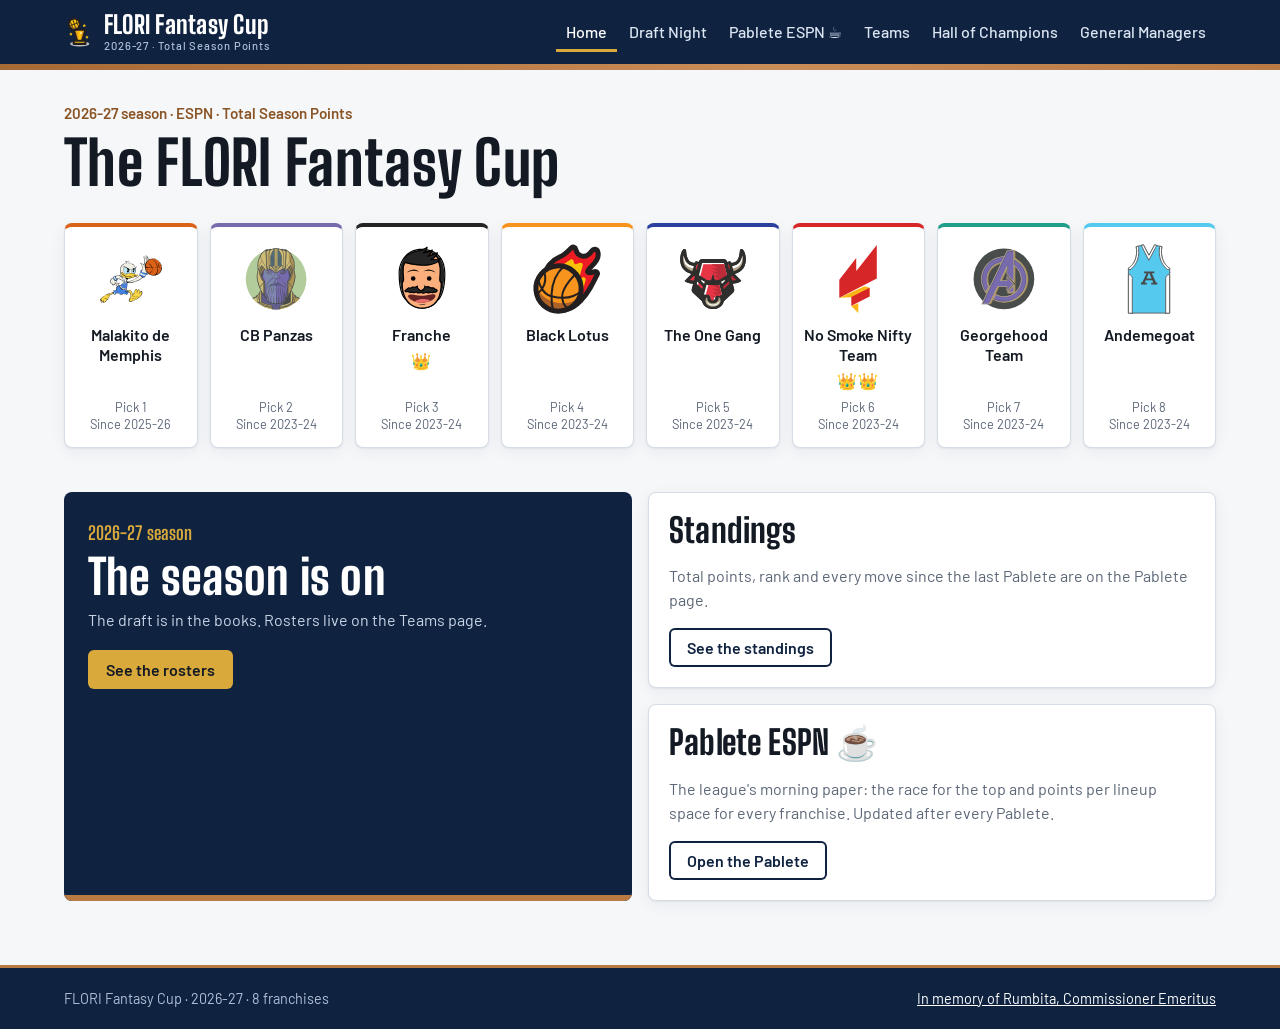
<file: index.html>
<!doctype html>
<html lang="en">
<head>
  <meta charset="utf-8">
  <meta name="viewport" content="width=device-width, initial-scale=1">
  <meta name="robots" content="noindex, nofollow">
  <title>Home · FLORI Fantasy Cup</title>
  <link rel="icon" href="assets/favicon-32.png?v=2" type="image/png" sizes="32x32">
  <link rel="icon" href="assets/favicon.svg?v=2" type="image/svg+xml">
  <link rel="apple-touch-icon" href="assets/apple-touch-icon.png?v=2">
  <link rel="preconnect" href="https://fonts.googleapis.com">
  <link rel="preconnect" href="https://fonts.gstatic.com" crossorigin>
  <link href="https://fonts.googleapis.com/css2?family=Barlow:wght@400;500;600&family=Big+Shoulders+Display:wght@700;800&display=swap" rel="stylesheet">
  <link rel="stylesheet" href="css/site.css">
</head>
<body>
  <main id="main" class="wrap">
    <div class="page-head">
      <p class="kicker" id="kicker"></p>
      <h1 id="headline">FLORI Fantasy Cup</h1>
    </div>

    <section aria-labelledby="h-franchises">
      <h2 id="h-franchises" class="visually-hidden">Franchises</h2>
      <ul class="franchises" id="franchises"></ul>
    </section>

    <section class="section grid-2">
      <div class="hero" id="draft-hero"></div>
      <div>
        <div class="card" id="standings">
          <h2>Standings</h2>
          <div id="standings-body"></div>
        </div>
        <div class="card" id="debrief">
          <h2>Pablete ESPN ☕</h2>
          <div id="debrief-body"></div>
        </div>
      </div>
    </section>
  </main>

  <script type="module">
    import { mountChrome, el, crownsOf, titlesOf } from "./js/ui.js";

    const cfg = await mountChrome("home");
    const { league, teams } = cfg;

    document.getElementById("kicker").textContent = `${league.season} season · ${league.platform} · ${league.scoring_type}`;
    document.getElementById("headline").textContent = `The ${league.name}`;

    // Franchise row: 8 logos with computed crowns, in draft order.
    const list = document.getElementById("franchises");
    for (const t of [...teams].sort((a, b) => a.draft_slot - b.draft_slot)) {
      const n = titlesOf(cfg, t.id);
      list.append(el("li", { class: "franchise", style: { "--team": t.color } },
        el("img", { src: t.logo, alt: "", width: 72, height: 72 }),
        el("div", { class: "name" }, t.name),
        el("div", { class: "crowns", role: n ? "img" : null, "aria-label": n ? `${n} title${n > 1 ? "s" : ""}` : null }, crownsOf(cfg, t.id)),
        el("div", { class: "slot" }, `Pick ${t.draft_slot}`, el("br"), `Since ${t.founded}`)));
    }

    // Draft Night callout.
    const draftDay = new Date(league.draft_date + "T00:00:00");
    const today = new Date(); today.setHours(0, 0, 0, 0);
    const days = Math.round((draftDay - today) / 86400000);
    const dayLabel = draftDay.toLocaleDateString("en-GB", { weekday: "long", day: "numeric", month: "long" });
    const hero = document.getElementById("draft-hero");
    if (days >= 0) {
      hero.append(
        el("p", { class: "when" }, days === 0 ? "Tonight" : days === 1 ? `Tomorrow · ${dayLabel}` : dayLabel),
        el("h2", {}, "Draft Night"),
        el("p", {}, `${league.n_teams} franchises, ${league.rounds} rounds, snake order. Follow every pick, the draft grid and all rosters live from your phone — no login needed.`),
        el("a", { class: "btn", href: "draft.html" }, "Open the draft room"));
    } else {
      hero.append(
        el("p", { class: "when" }, `${league.season} season`),
        el("h2", {}, "The season is on"),
        el("p", {}, "The draft is in the books. Rosters live on the Teams page."),
        el("a", { class: "btn", href: "teams.html" }, "See the rosters"));
    }

    // Standings and the debrief both live on the Pablete page (data from the league sheet).
    document.getElementById("standings-body").append(
      el("p", { class: "muted" }, "Total points, rank and every move since the last Pablete are on the Pablete page."),
      el("a", { class: "btn secondary", href: "pablete.html" }, "See the standings"));
    document.getElementById("debrief-body").append(
      el("p", { class: "muted" }, "The league's morning paper: the race for the top and points per lineup space for every franchise. Updated after every Pablete."),
      el("a", { class: "btn secondary", href: "pablete.html" }, "Open the Pablete"));
  </script>
</body>
</html>
</file>
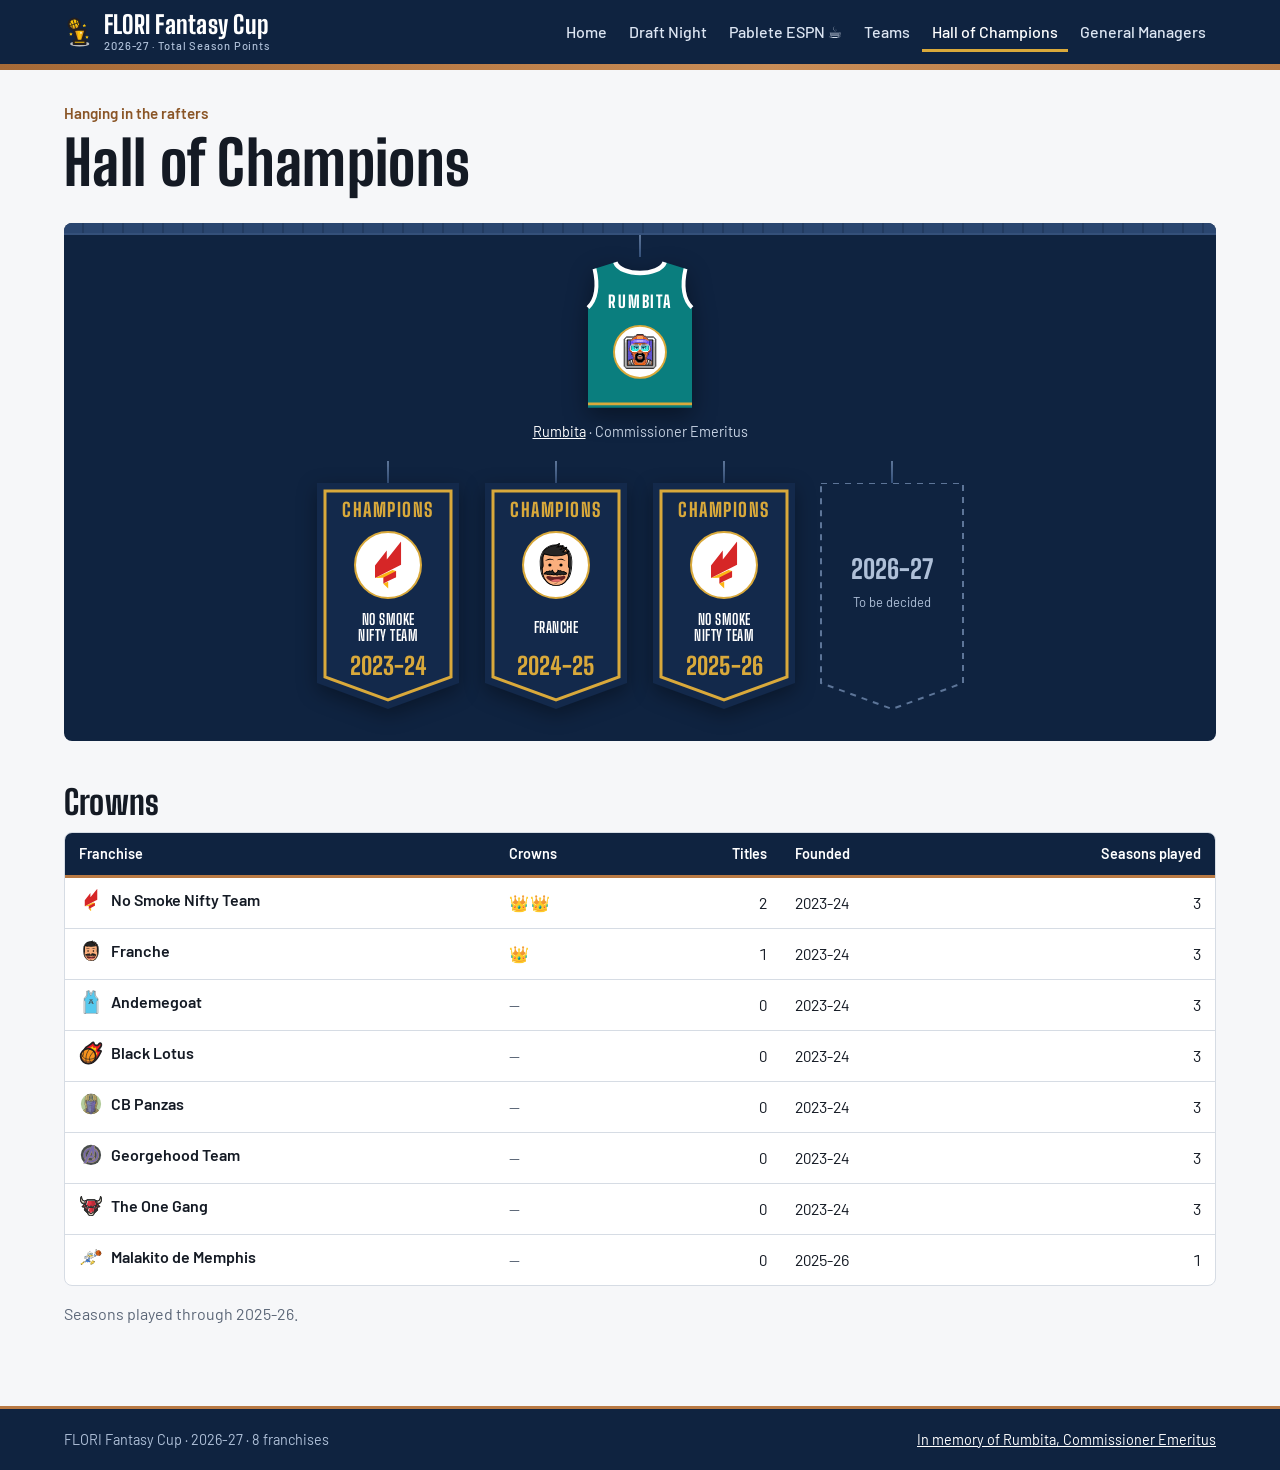
<file: champions.html>
<!doctype html>
<html lang="en">
<head>
  <meta charset="utf-8">
  <meta name="viewport" content="width=device-width, initial-scale=1">
  <meta name="robots" content="noindex, nofollow">
  <title>Hall of Champions · FLORI Fantasy Cup</title>
  <link rel="icon" href="assets/favicon-32.png?v=2" type="image/png" sizes="32x32">
  <link rel="icon" href="assets/favicon.svg?v=2" type="image/svg+xml">
  <link rel="apple-touch-icon" href="assets/apple-touch-icon.png?v=2">
  <link rel="preconnect" href="https://fonts.googleapis.com">
  <link rel="preconnect" href="https://fonts.gstatic.com" crossorigin>
  <link href="https://fonts.googleapis.com/css2?family=Barlow:wght@400;500;600&family=Big+Shoulders+Display:wght@700;800&display=swap" rel="stylesheet">
  <link rel="stylesheet" href="css/site.css">
</head>
<body>
  <main id="main" class="wrap">
    <div class="page-head">
      <p class="kicker">Hanging in the rafters</p>
      <h1>Hall of Champions</h1>
    </div>

    <section class="rafters" aria-label="Rafters">
      <div class="hang">
        <a class="jersey-link rafter-jersey" href="rumbita.html" id="jersey"></a>
      </div>
      <p class="rafter-caption" id="jersey-caption"></p>
      <div class="rafter-row" id="banners"></div>
    </section>

    <section class="section" aria-labelledby="h-crowns">
      <h2 id="h-crowns">Crowns</h2>
      <div id="crown-table"></div>
      <p class="muted" id="crown-note"></p>
    </section>
  </main>

  <script type="module">
    import { mountChrome, el, bannerSVG, jerseySVG, teamChip, crownsOf, franchiseStats, lastCompletedSeason, seasonStart } from "./js/ui.js";

    const cfg = await mountChrome("champions");
    const { league, teams, champions, emeritus } = cfg;

    // Retired jersey above the banners.
    const jersey = document.getElementById("jersey");
    jersey.append(el("div", { class: "jersey" }, jerseySVG(cfg)));
    jersey.setAttribute("aria-label", `${emeritus.name}, ${emeritus.title}`);
    const cap = document.getElementById("jersey-caption");
    cap.append(el("a", { href: "rumbita.html" }, emeritus.name), ` · ${emeritus.title}`);

    // Banners: one per title, oldest left, plus the open slot for the current season.
    const titles = [...champions].sort((a, b) => seasonStart(a.season) - seasonStart(b.season));
    const banners = document.getElementById("banners");
    for (const c of titles) {
      banners.append(el("div", { class: "hang" }, el("div", { class: "banner" }, bannerSVG(cfg, { season: c.season, teamId: c.team_id }))));
    }
    if (!champions.some(c => c.season === league.season)) {
      banners.append(el("div", { class: "hang" }, el("div", { class: "banner empty" }, bannerSVG(cfg, { season: league.season, teamId: null }))));
    }

    // Crown table: seasons played counted from the founding season through the last
    // completed season (the latest season with a champion).
    const rows = teams.map(t => ({ id: t.id, name: t.name, ...franchiseStats(cfg, t.id) }));

    const table = el("table", { class: "box-table" },
      el("caption", { class: "visually-hidden" }, "Titles per franchise"),
      el("thead", {}, el("tr", {},
        el("th", { scope: "col" }, "Franchise"),
        el("th", { scope: "col" }, "Crowns"),
        el("th", { scope: "col", class: "num" }, "Titles"),
        el("th", { scope: "col" }, "Founded"),
        el("th", { scope: "col", class: "num" }, "Seasons played"))),
      el("tbody", {}, rows
        .sort((a, b) => b.titles - a.titles || a.founded.localeCompare(b.founded) || a.name.localeCompare(b.name))
        .map(r => el("tr", {},
          el("td", {}, teamChip(cfg, r.id, { crowns: false })),
          el("td", { class: "crowns-cell" }, crownsOf(cfg, r.id) || el("span", { class: "muted" }, "—")),
          el("td", { class: "num" }, r.titles),
          el("td", {}, r.founded),
          el("td", { class: "num" }, r.seasons)))));
    document.getElementById("crown-table").append(el("div", { class: "table-wrap" }, table));
    document.getElementById("crown-note").textContent = `Seasons played through ${lastCompletedSeason(cfg)}.`;
  </script>
</body>
</html>
</file>
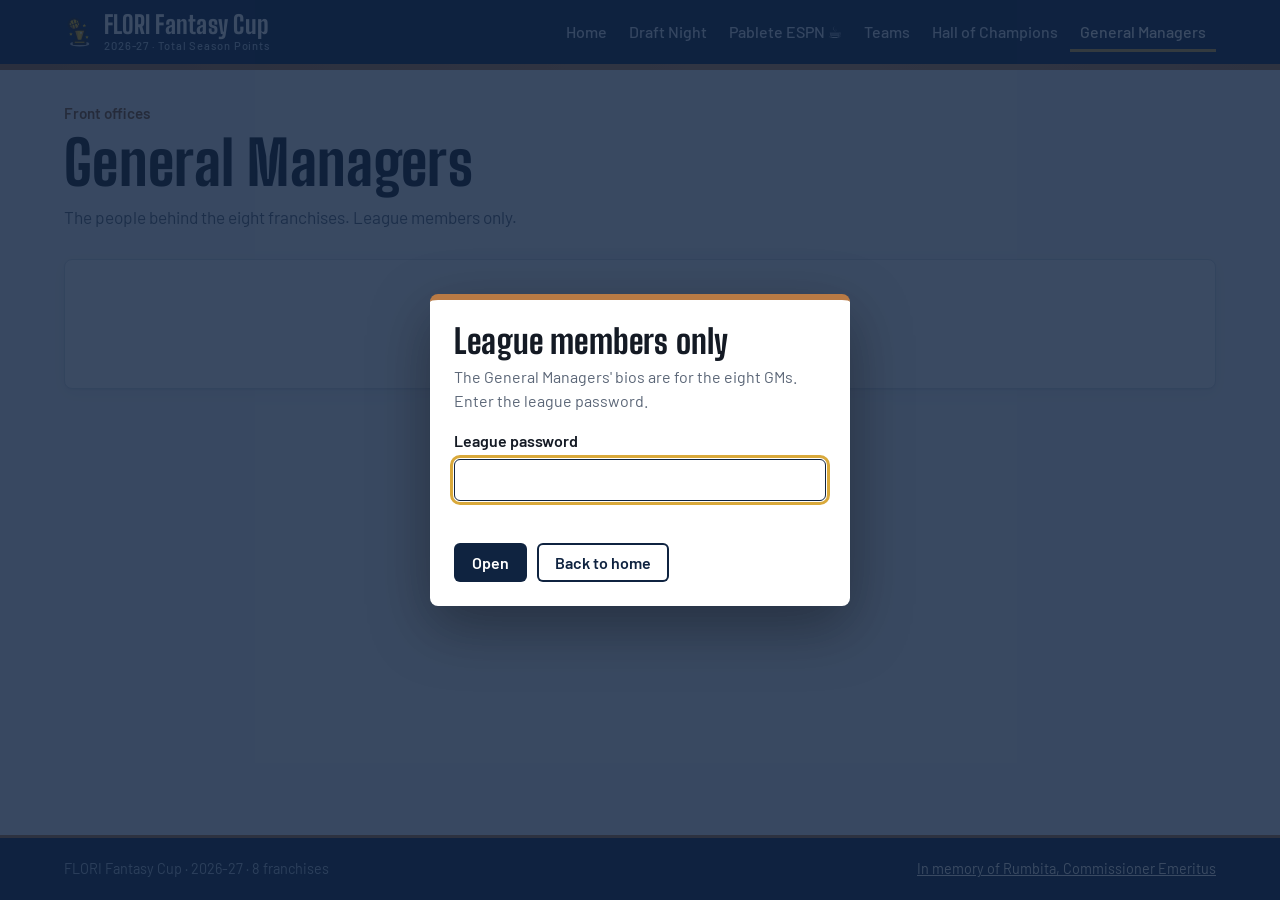
<file: gms.html>
<!doctype html>
<html lang="en">
<head>
  <meta charset="utf-8">
  <meta name="viewport" content="width=device-width, initial-scale=1">
  <meta name="robots" content="noindex, nofollow">
  <title>General Managers · FLORI Fantasy Cup</title>
  <link rel="icon" href="assets/favicon-32.png?v=2" type="image/png" sizes="32x32">
  <link rel="icon" href="assets/favicon.svg?v=2" type="image/svg+xml">
  <link rel="apple-touch-icon" href="assets/apple-touch-icon.png?v=2">
  <link rel="preconnect" href="https://fonts.googleapis.com">
  <link rel="preconnect" href="https://fonts.gstatic.com" crossorigin>
  <link href="https://fonts.googleapis.com/css2?family=Barlow:wght@400;500;600&family=Big+Shoulders+Display:wght@700;800&display=swap" rel="stylesheet">
  <link rel="stylesheet" href="css/site.css">
</head>
<body>
  <main id="main" class="wrap">
    <div class="page-head">
      <p class="kicker">Front offices</p>
      <h1>General Managers</h1>
      <p class="lede">The people behind the eight franchises. League members only.</p>
    </div>
    <div id="content"></div>
  </main>

  <script type="module">
    import { mountChrome, el, crownsOf, franchiseStats, passwordGate } from "./js/ui.js";

    const cfg = await mountChrome("gms");
    const content = document.getElementById("content");
    const SESSION_KEY = "flori.gms.key";

    const b64 = s => Uint8Array.from(atob(s), c => c.charCodeAt(0));
    const toB64 = buf => btoa(String.fromCharCode(...new Uint8Array(buf)));

    async function deriveKey(password, salt, iterations) {
      const base = await crypto.subtle.importKey("raw", new TextEncoder().encode(password), "PBKDF2", false, ["deriveKey"]);
      return crypto.subtle.deriveKey(
        { name: "PBKDF2", hash: "SHA-256", salt, iterations },
        base, { name: "AES-GCM", length: 256 }, true, ["decrypt"]);
    }

    async function decrypt(key, enc) {
      const plain = await crypto.subtle.decrypt({ name: "AES-GCM", iv: b64(enc.iv) }, key, b64(enc.ciphertext));
      return JSON.parse(new TextDecoder().decode(plain));
    }

    function readSession() {
      try { return sessionStorage.getItem(SESSION_KEY); } catch { return null; }
    }
    function writeSession(v) {
      try { sessionStorage.setItem(SESSION_KEY, v); } catch { /* private mode: ask again next time */ }
    }

    // One row per GM: the trading card plus the bio panel beside it (stacked on phones).
    function gmRow(team, gm) {
      const st = franchiseStats(cfg, team.id);
      const champ = st.titles > 0;
      // Name line: "Name (Nickname)", just one of them when the other is missing.
      const real = (gm?.gm_name || "").trim(), nick = (gm?.nickname || "").trim();
      const name = real && nick ? `${real} (${nick})` : real || nick;
      const abilities = (gm?.abilities || []).filter(Boolean);

      const photo = gm?.photo
        ? el("img", { class: "photo", src: gm.photo, alt: name ? `Photo of ${name}` : `General Manager of ${team.name}` })
        : el("div", { class: "placeholder" }, el("img", { src: team.logo, alt: "" }), "Photo coming");

      const tags = el("div", { class: "tcard-tags" },
        team.initials ? el("span", { class: "tcard-initials", title: `${team.name} initials` }, team.initials) : null,
        champ ? el("span", { class: "tcard-crowns", role: "img", "aria-label": `${st.titles} title${st.titles > 1 ? "s" : ""}` }, crownsOf(cfg, team.id)) : null);

      const banner = el("div", { class: "tcard-banner" },
        el("div", { class: "tcard-name" }, name || "General Manager"),
        el("div", { class: "tcard-role" },
          name ? ["General Manager", el("span", { class: "sep", "aria-hidden": "true" }, "·")] : null,
          team.name));

      const abilityRow = el("div", { class: "tcard-abilities", "aria-label": "Abilities" },
        abilities.length
          ? abilities.slice(0, 3).map(a => el("span", { class: "ability", lang: "es" }, a))
          : el("span", { class: "ability soon" }, "Coming soon"));

      const stats = el("dl", { class: "tcard-stats" },
        el("div", {}, el("dt", {}, "Seasons"), el("dd", {}, st.seasons)),
        el("div", {}, el("dt", {}, "Titles"), el("dd", {}, st.titles)),
        el("div", {}, el("dt", {}, `${cfg.league.season} pick`), el("dd", {}, `#${st.pick}`)));

      const card = el("article", { class: `tcard${champ ? " champion" : ""}`, style: { "--team": team.color },
          "aria-label": `Trading card: ${name || "General Manager"}, ${team.name}` },
        el("div", { class: "tcard-inner" },
          el("div", { class: "tcard-photo" },
            el("div", { class: "tcard-logo" }, el("img", { src: team.logo, alt: "" })),
            tags, photo, banner),
          abilityRow, stats));

      const panel = el("section", { class: `gm-panel${champ ? " champion" : ""}`, style: { "--team": team.color } },
        el("div", { class: "gm-panel-head" },
          el("img", { src: team.logo, alt: "" }),
          el("div", {},
            el("h2", {}, team.name, champ ? el("span", { class: "crowns", "aria-hidden": "true" }, crownsOf(cfg, team.id)) : null),
            el("div", { class: "meta" }, `Founded ${team.founded}${name ? ` · General Manager: ${name}` : ""}`))),
        gm?.bio
          ? el("p", { class: "gm-bio", lang: "es" }, gm.bio)
          : el("p", { class: "gm-bio soon" }, "Coming soon"));

      return el("div", { class: "gm-row" }, card, panel);
    }

    function render(data) {
      const byTeam = Object.fromEntries((data.gms || []).map(g => [g.team_id, g]));
      const teams = [...cfg.teams].sort((a, b) => a.draft_slot - b.draft_slot);
      content.replaceChildren(el("div", { class: "gm-list" }, teams.map(t => gmRow(t, byTeam[t.id]))));
    }

    let enc = null;
    try {
      const r = await fetch("assets/gms.enc.json", { cache: "no-cache" });
      if (r.ok) enc = await r.json();
    } catch { /* not published */ }

    if (!enc) {
      content.append(el("div", { class: "card empty-state" },
        el("strong", {}, "Bios coming soon"),
        "The commissioner hasn't published the GM bios yet."));
    } else {
      let shown = false;
      const saved = readSession();
      if (saved) {
        try {
          const key = await crypto.subtle.importKey("raw", b64(saved), "AES-GCM", true, ["decrypt"]);
          render(await decrypt(key, enc));
          shown = true;
        } catch { /* stale key from an older file: ask again */ }
      }
      if (!shown) {
        content.append(el("div", { class: "card empty-state" },
          el("strong", {}, "Members only"),
          "Enter the league password to see the bios."));
        await passwordGate({
          title: "League members only",
          message: "The General Managers' bios are for the eight GMs. Enter the league password.",
          check: async pw => {
            const key = await deriveKey(pw, b64(enc.salt), enc.iterations);
            const data = await decrypt(key, enc);
            writeSession(toB64(await crypto.subtle.exportKey("raw", key)));
            render(data);
            return true;
          },
        });
      }
    }
  </script>
</body>
</html>
</file>
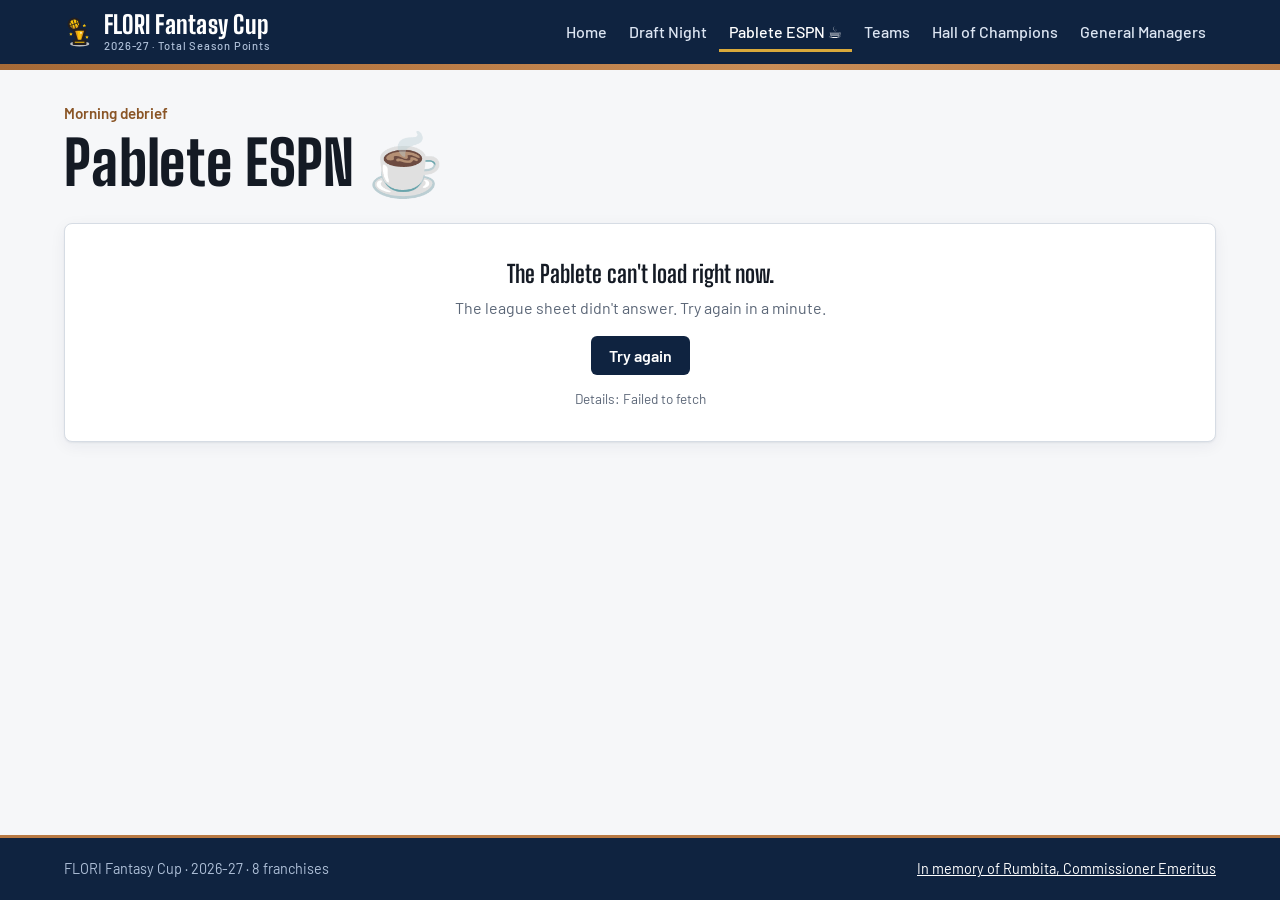
<file: pablete.html>
<!doctype html>
<html lang="en">
<head>
  <meta charset="utf-8">
  <meta name="viewport" content="width=device-width, initial-scale=1">
  <meta name="robots" content="noindex, nofollow">
  <title>Pablete ESPN ☕ · FLORI Fantasy Cup</title>
  <link rel="icon" href="assets/favicon-32.png?v=2" type="image/png" sizes="32x32">
  <link rel="icon" href="assets/favicon.svg?v=2" type="image/svg+xml">
  <link rel="apple-touch-icon" href="assets/apple-touch-icon.png?v=2">
  <link rel="preconnect" href="https://fonts.googleapis.com">
  <link rel="preconnect" href="https://fonts.gstatic.com" crossorigin>
  <link href="https://fonts.googleapis.com/css2?family=Barlow:wght@400;500;600&family=Big+Shoulders+Display:wght@700;800&display=swap" rel="stylesheet">
  <link rel="stylesheet" href="css/site.css">
</head>
<body>
  <main id="main" class="wrap">
    <div class="page-head">
      <p class="kicker">Morning debrief</p>
      <h1>Pablete ESPN ☕</h1>
    </div>
    <div id="pablete" data-state="loading" aria-live="polite">
      <div class="card empty-state"><strong>Brewing the Pablete…</strong>Fetching the latest numbers from the league sheet.</div>
    </div>
  </main>

  <script type="module" src="js/pablete.js"></script>
  <script>
    (function () {
      var box = document.getElementById("pablete");
      function fail(title, text) {
        box.setAttribute("data-state", "error");
        box.innerHTML = '<div class="card empty-state" role="alert"><strong>' + title + '</strong>' + text + '</div>';
      }
      // Opened as a file: browsers block the page's modules, so say how to open it instead.
      if (location.protocol === "file:") {
        fail("Open via a local server: python3 -m http.server",
             "This page can't load its data from a file. Run the command in the site folder and open http://localhost:8000/pablete.html.");
        return;
      }
      // Safety net: if the page script never runs (old browser, failed download), don't stay on "loading".
      setTimeout(function () {
        if (box.getAttribute("data-state") === "loading") fail("The Pablete can't load right now.", "Try reloading the page in a minute.");
      }, 25000);
    })();
  </script>
</body>
</html>
</file>
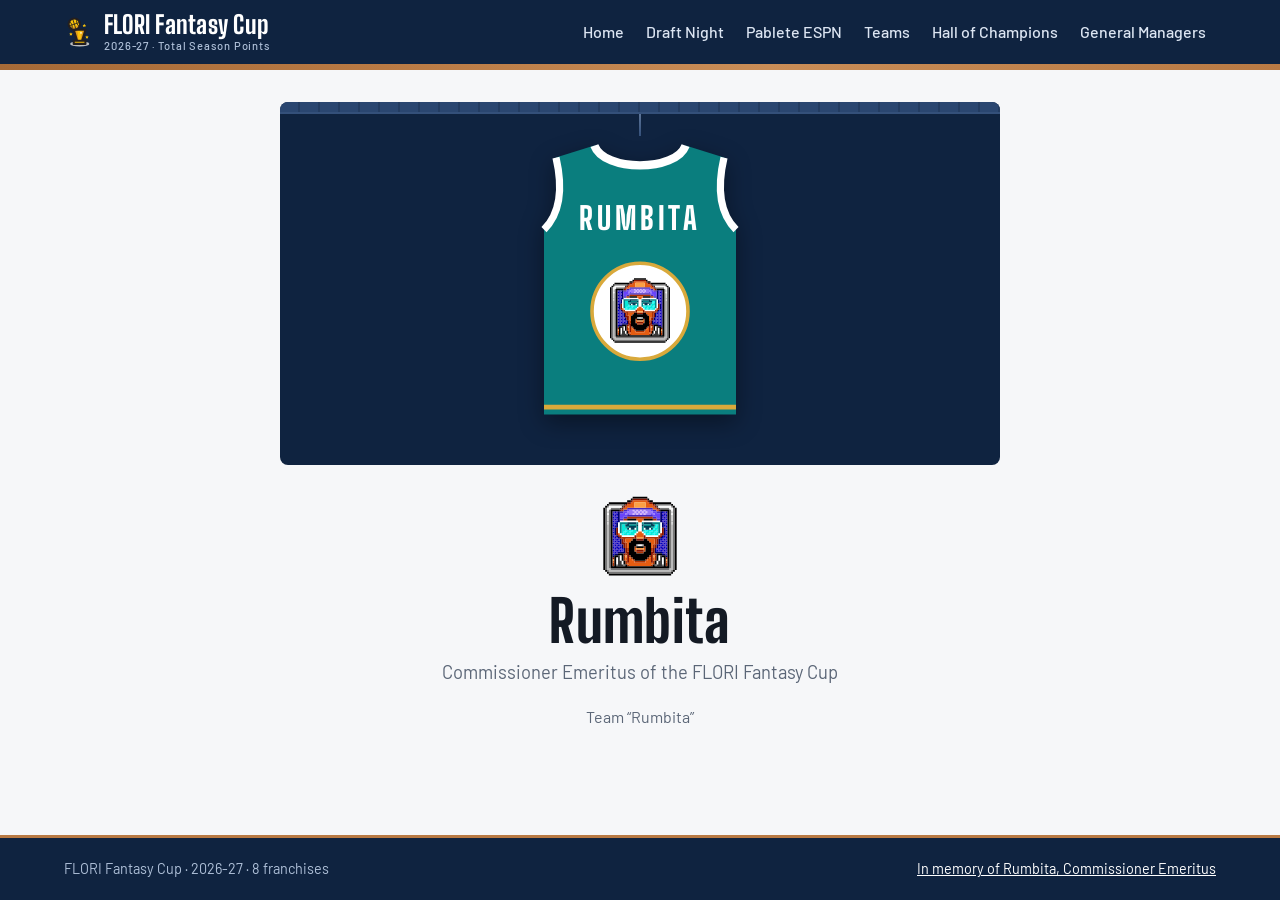
<file: rumbita.html>
<!doctype html>
<html lang="en">
<head>
  <meta charset="utf-8">
  <meta name="viewport" content="width=device-width, initial-scale=1">
  <meta name="robots" content="noindex, nofollow">
  <title>Rumbita · FLORI Fantasy Cup</title>
  <link rel="icon" href="assets/favicon-32.png?v=2" type="image/png" sizes="32x32">
  <link rel="icon" href="assets/favicon.svg?v=2" type="image/svg+xml">
  <link rel="apple-touch-icon" href="assets/apple-touch-icon.png?v=2">
  <link rel="preconnect" href="https://fonts.googleapis.com">
  <link rel="preconnect" href="https://fonts.gstatic.com" crossorigin>
  <link href="https://fonts.googleapis.com/css2?family=Barlow:wght@400;500;600&family=Big+Shoulders+Display:wght@700;800&display=swap" rel="stylesheet">
  <link rel="stylesheet" href="css/site.css">
</head>
<body>
  <main id="main" class="wrap">
    <article class="memorial">
      <div class="rafters">
        <div class="hang"><div class="jersey" id="jersey"></div></div>
      </div>
      <img class="crest" id="crest" alt="" width="88" height="88" hidden>
      <h1 id="name"></h1>
      <p class="title" id="title"></p>
      <p class="facts" id="facts"></p>
      <div class="tribute" id="tribute"></div>
    </article>
  </main>

  <script type="module">
    import { mountChrome, el, jerseySVG } from "./js/ui.js";

    const cfg = await mountChrome(null, { plain: true });
    const { league, emeritus: em } = cfg;

    document.getElementById("jersey").append(jerseySVG(cfg));
    if (em.logo) {
      const crest = document.getElementById("crest");
      crest.src = em.logo;
      crest.hidden = false;
    }
    document.getElementById("name").textContent = em.name;
    document.getElementById("title").textContent = `${em.title} of the ${league.name}`;

    const facts = [`Team “${em.team_name}”`];
    if (em.seasons) facts.push(Array.isArray(em.seasons) ? `Seasons ${em.seasons.join(", ")}` : `Seasons ${em.seasons}`);
    document.getElementById("facts").textContent = facts.join(" · ");

    // Jose's own words, only if he wrote any (HTML comments in the file are ignored).
    if (em.tribute_text_file) {
      try {
        const r = await fetch(em.tribute_text_file, { cache: "no-cache" });
        if (r.ok) {
          const text = (await r.text()).replace(/<!--[\s\S]*?-->/g, "").trim();
          if (text) {
            const box = document.getElementById("tribute");
            for (const para of text.split(/\n\s*\n/)) box.append(el("p", {}, para.replace(/\s*\n\s*/g, " ")));
          }
        }
      } catch { /* nothing to show */ }
    }
  </script>
</body>
</html>
</file>
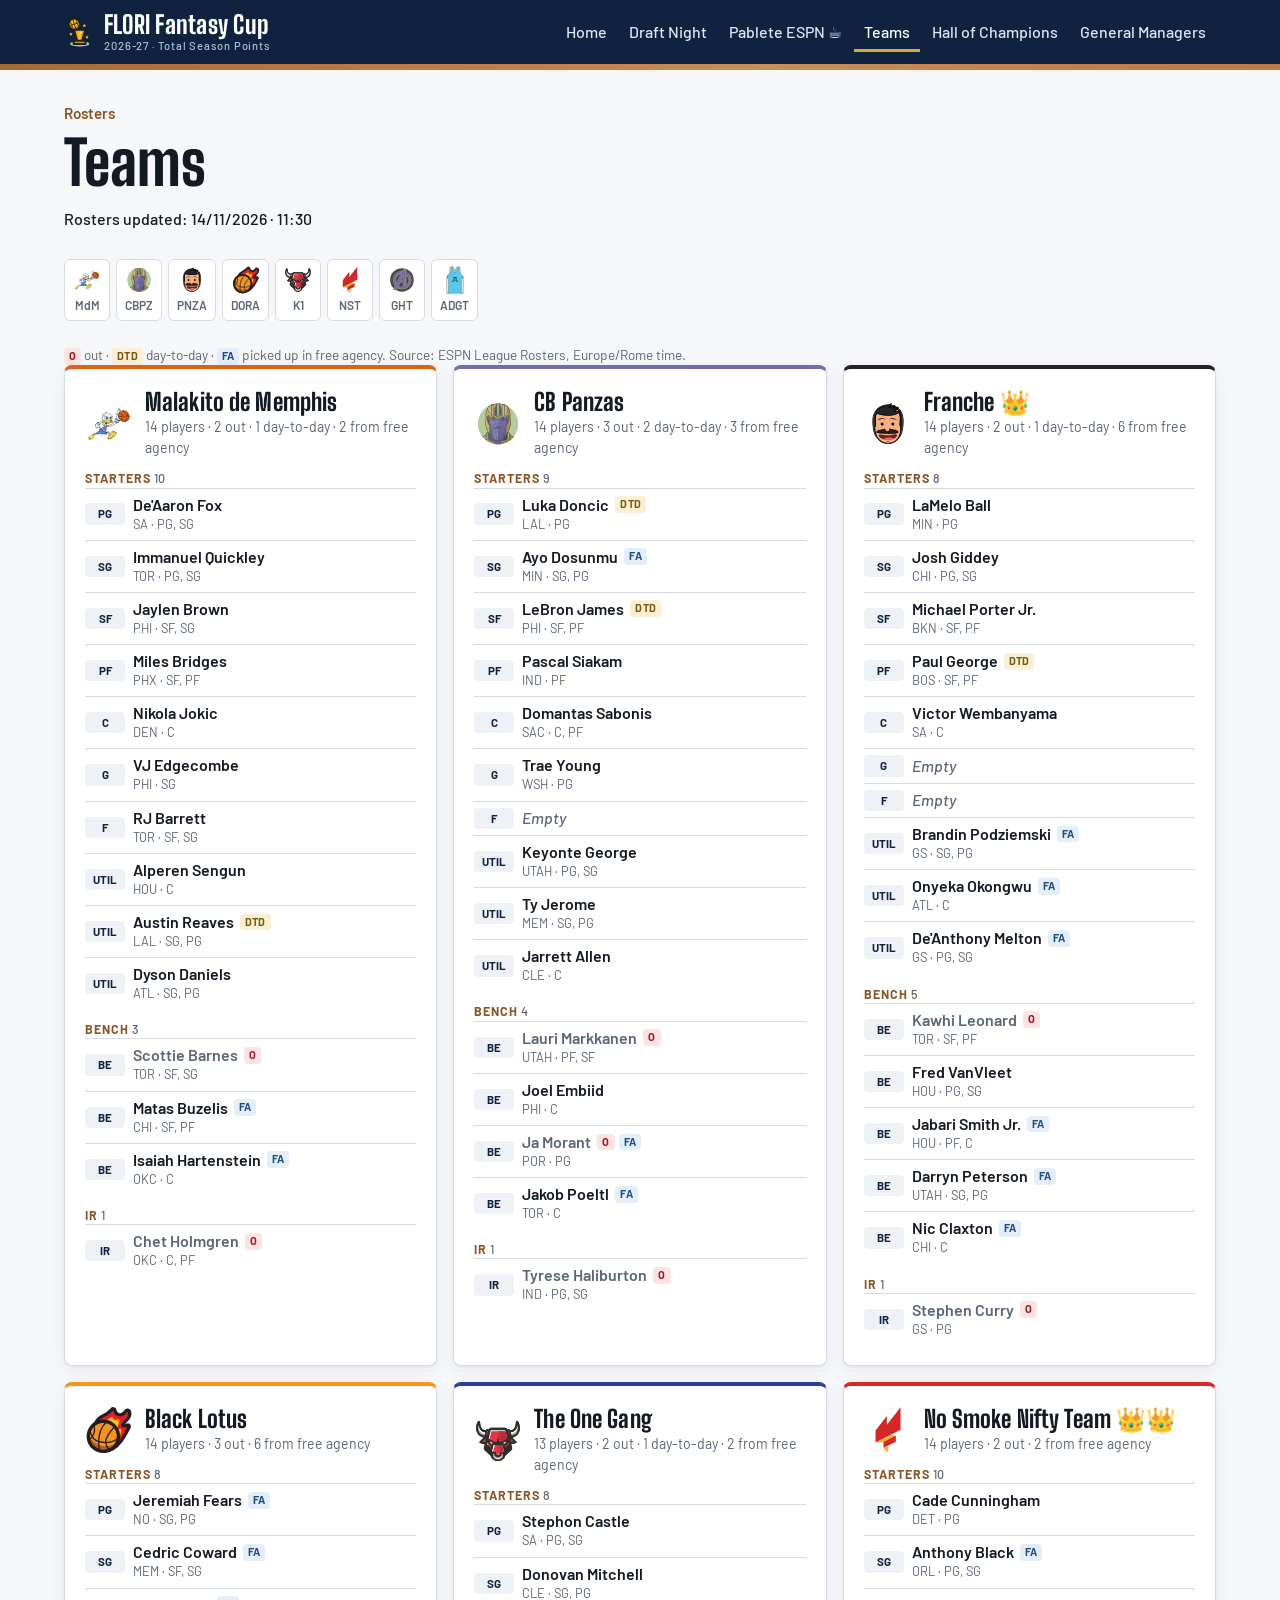
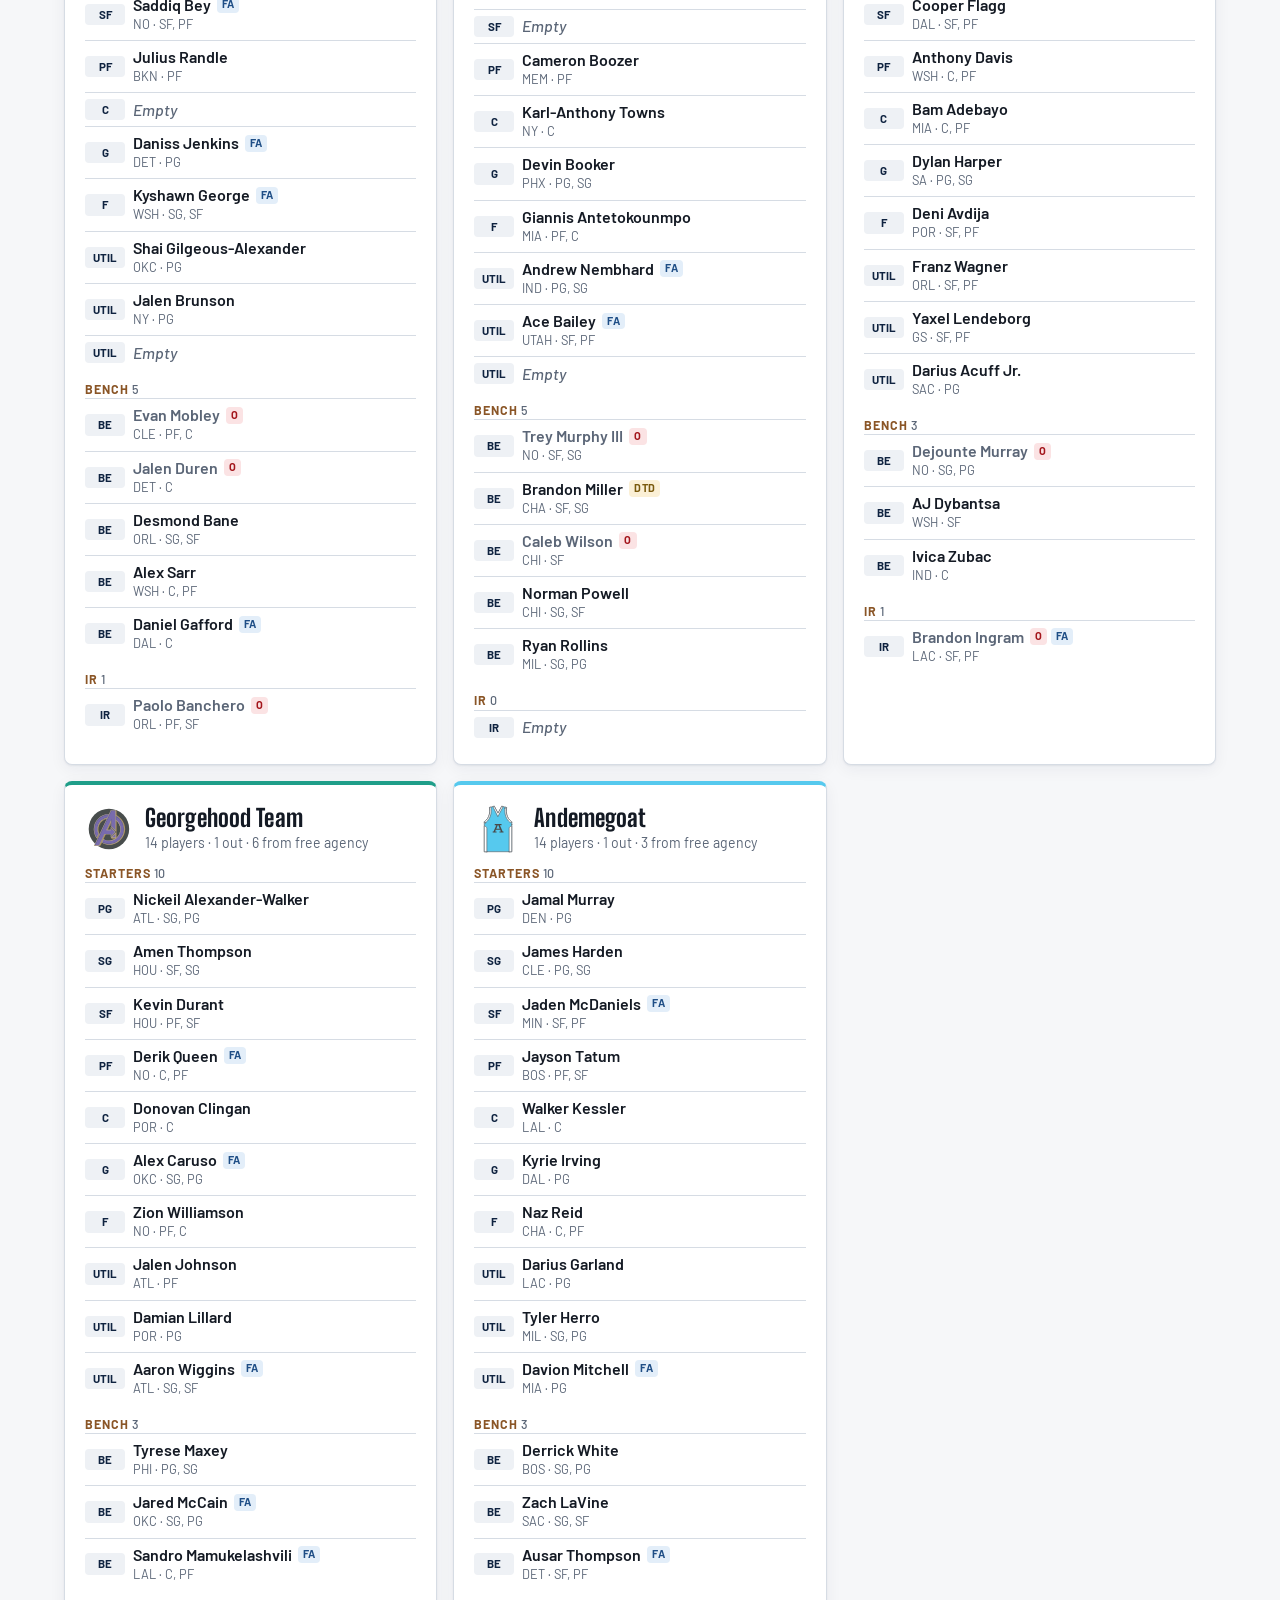
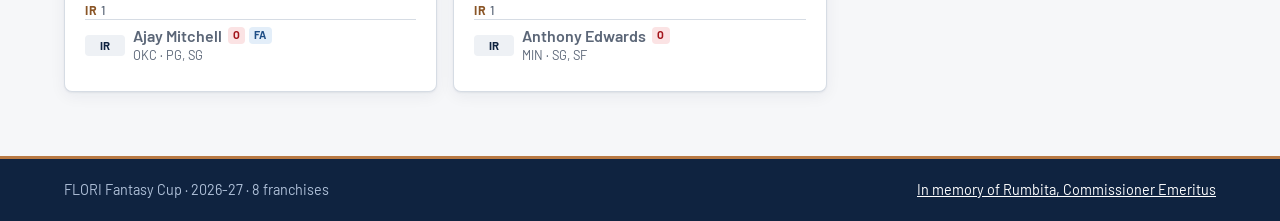
<file: teams.html>
<!doctype html>
<html lang="en">
<head>
  <meta charset="utf-8">
  <meta name="viewport" content="width=device-width, initial-scale=1">
  <meta name="robots" content="noindex, nofollow">
  <title>Teams · FLORI Fantasy Cup</title>
  <link rel="icon" href="assets/favicon-32.png?v=2" type="image/png" sizes="32x32">
  <link rel="icon" href="assets/favicon.svg?v=2" type="image/svg+xml">
  <link rel="apple-touch-icon" href="assets/apple-touch-icon.png?v=2">
  <link rel="preconnect" href="https://fonts.googleapis.com">
  <link rel="preconnect" href="https://fonts.gstatic.com" crossorigin>
  <link href="https://fonts.googleapis.com/css2?family=Barlow:wght@400;500;600&family=Big+Shoulders+Display:wght@700;800&display=swap" rel="stylesheet">
  <link rel="stylesheet" href="css/site.css">
</head>
<body>
  <main id="main" class="wrap">
    <div class="page-head">
      <p class="kicker">Rosters</p>
      <h1>Teams</h1>
      <p class="draft-status" id="status">Loading rosters…</p>
    </div>
    <div id="content"></div>
  </main>

  <script type="module" src="js/teams.js"></script>
</body>
</html>
</file>
<file: css/site.css>
/* FLORI Fantasy Cup — "The Rafters" design system. One stylesheet for every page. */

:root {
  --arena: #0F2340;
  --arena-2: #1A3358;
  --hardwood: #B97A44;
  --hardwood-tint: #F6EDE4;
  --hardwood-ink: #8A5526; /* hardwood for text: AA on paper and white */
  --paper: #F6F7F9;
  --surface: #FFFFFF;
  --ink: #141A24;
  --rule: #D6DCE4;
  --clock: #D2232A;
  --gold: #D9A93B;
  --gold-ink: #8A6516;
  --muted: #5B6677;
  --display: "Big Shoulders Display", "Arial Narrow", Impact, sans-serif;
  --body: "Barlow", system-ui, -apple-system, "Segoe UI", sans-serif;
  --radius: 8px;
  --shadow: 0 1px 2px rgba(15, 35, 64, .06), 0 4px 16px rgba(15, 35, 64, .06);
}

* { box-sizing: border-box; }
html { -webkit-text-size-adjust: 100%; }
html, body { margin: 0; }
body {
  background: var(--paper);
  color: var(--ink);
  font-family: var(--body);
  font-size: 16px;
  line-height: 1.5;
  min-height: 100vh;
  display: flex;
  flex-direction: column;
  overflow-x: hidden;
}
/* main is a flex item with auto side margins (.wrap), which disables stretch: pin its width
   so wide tables scroll inside .table-wrap instead of widening the page. */
main { flex: 1; width: 100%; }
img, svg { max-width: 100%; }
a { color: var(--arena-2); }
a:hover { color: var(--hardwood-ink); }
:focus-visible { outline: 3px solid var(--gold); outline-offset: 2px; border-radius: 2px; }

.wrap { max-width: 1200px; margin: 0 auto; padding-inline: 16px; }
@media (min-width: 720px) { .wrap { padding-inline: 24px; } }

.visually-hidden {
  position: absolute !important; width: 1px; height: 1px; overflow: hidden;
  clip: rect(0 0 0 0); white-space: nowrap;
}
.skip-link { position: absolute; left: -9999px; top: 8px; z-index: 100; background: var(--gold); color: var(--ink); padding: 8px 12px; border-radius: 6px; font-weight: 600; }
.skip-link:focus { left: 8px; }

/* ---------- Header: the scorer's table ---------- */
.site-header { background: var(--arena); color: #fff; position: relative; z-index: 10; }
.site-header::after { content: ""; display: block; height: 6px; background: linear-gradient(90deg, #A66A37, var(--hardwood) 30%, #C98D57 60%, var(--hardwood)); }
.site-header .wrap { display: flex; align-items: center; justify-content: space-between; gap: 16px; min-height: 64px; }
.wordmark { display: flex; align-items: center; gap: 10px; color: #fff; text-decoration: none; font-family: var(--display); font-weight: 800; font-size: 1.55rem; letter-spacing: .01em; line-height: 1; white-space: nowrap; }
.wordmark:hover { color: #fff; }
.wordmark img { width: 30px; height: 30px; }
.wordmark small { display: block; font-family: var(--body); font-weight: 500; font-size: .7rem; letter-spacing: .08em; color: #AFC0D8; margin-top: 2px; }

.nav-toggle { display: none; background: transparent; color: #fff; border: 1px solid rgba(255,255,255,.35); border-radius: 6px; font: 600 .95rem var(--body); padding: 8px 12px; cursor: pointer; }
.site-nav ul { list-style: none; margin: 0; padding: 0; display: flex; gap: 2px; }
.site-nav a { display: block; color: #DCE5F2; text-decoration: none; font-weight: 500; padding: 8px 10px; border-radius: 6px; white-space: nowrap; }
.site-nav a:hover { background: var(--arena-2); color: #fff; }
.site-nav a[aria-current="page"] { color: #fff; box-shadow: inset 0 -3px 0 var(--gold); border-radius: 6px 6px 0 0; }

@media (max-width: 899px) {
  .nav-toggle { display: inline-block; }
  .site-nav { position: absolute; left: 0; right: 0; top: 100%; background: var(--arena); border-top: 1px solid var(--arena-2); display: none; }
  .site-nav.open { display: block; }
  .site-nav ul { flex-direction: column; padding: 8px 16px 16px; }
  .site-nav a { padding: 12px 8px; border-bottom: 1px solid var(--arena-2); border-radius: 0; }
  .site-nav a[aria-current="page"] { box-shadow: inset 3px 0 0 var(--gold); padding-left: 14px; }
}

/* ---------- Page heads ---------- */
main { padding-block: 32px 64px; }
.page-head { margin-bottom: 28px; }
h1, h2, h3 { font-family: var(--display); font-weight: 800; line-height: 1.05; letter-spacing: .005em; margin: 0; }
h1 { font-size: clamp(2.3rem, 7vw, 3.8rem); }
h2 { font-size: clamp(1.6rem, 4vw, 2.1rem); margin-bottom: 12px; }
h3 { font-size: 1.35rem; margin-bottom: 8px; }
.kicker { font-weight: 600; color: var(--hardwood-ink); font-size: .95rem; margin: 0 0 6px; }
.lede { color: var(--muted); font-size: 1.08rem; max-width: 60ch; margin: 10px 0 0; }
.section { margin-top: 44px; }
.muted { color: var(--muted); }
.num, .box-table td.num, .box-table th.num { font-variant-numeric: tabular-nums; text-align: right; }

/* ---------- Cards & buttons ---------- */
.card { background: var(--surface); border: 1px solid var(--rule); border-radius: var(--radius); padding: 20px; box-shadow: var(--shadow); }
.card + .card { margin-top: 16px; }
.empty-state { text-align: center; padding: 32px 20px; color: var(--muted); }
.empty-state strong { display: block; font-family: var(--display); font-size: 1.5rem; color: var(--ink); margin-bottom: 4px; }

.btn { display: inline-flex; align-items: center; gap: 8px; font: 600 1rem var(--body); background: var(--arena); color: #fff; border: 0; border-radius: 6px; padding: 10px 18px; cursor: pointer; text-decoration: none; }
.btn:hover { background: var(--arena-2); color: #fff; }
.btn.secondary { background: transparent; color: var(--arena); box-shadow: inset 0 0 0 2px var(--arena); }
.btn.secondary:hover { background: var(--arena); color: #fff; }
.btn[disabled] { opacity: .5; cursor: default; }

.ok { color: #1D7A3A; font-weight: 600; }
.bad { color: var(--clock); font-weight: 600; }
code { font-size: .9em; background: #EEF1F5; padding: 2px 5px; border-radius: 4px; word-break: break-all; }

/* ---------- team-chip ---------- */
.team-chip { display: inline-flex; align-items: center; gap: 8px; min-width: 0; color: inherit; text-decoration: none; }
.team-chip img { width: 24px; height: 24px; object-fit: contain; flex: none; }
.team-chip .tc-name { font-weight: 600; overflow: hidden; text-overflow: ellipsis; white-space: nowrap; }
.team-chip .crowns { white-space: nowrap; font-size: .9em; }
.team-chip.lg img { width: 40px; height: 40px; }
.team-chip.lg .tc-name { font-size: 1.1rem; }

/* ---------- box-table ---------- */
.table-wrap { overflow-x: auto; -webkit-overflow-scrolling: touch; background: var(--surface); border: 1px solid var(--rule); border-radius: var(--radius); }
.box-table { width: 100%; border-collapse: collapse; font-variant-numeric: tabular-nums; }
.box-table th, .box-table td { padding: 10px 14px; border-bottom: 1px solid var(--rule); text-align: left; vertical-align: middle; white-space: nowrap; }
.box-table tbody tr:last-child td { border-bottom: 0; }
.box-table thead th { position: sticky; top: 0; background: var(--arena); color: #fff; font-weight: 600; font-size: .9rem; border-bottom: 3px solid var(--hardwood); }
.box-table thead th button { all: unset; cursor: pointer; display: inline-flex; gap: 6px; align-items: center; }
.box-table thead th button:focus-visible { outline: 3px solid var(--gold); outline-offset: 3px; }
.box-table thead th .arrow { opacity: .45; font-size: .8em; }
.box-table thead th[aria-sort="ascending"] .arrow, .box-table thead th[aria-sort="descending"] .arrow { opacity: 1; color: var(--gold); }
.box-table tbody tr:hover { background: var(--hardwood-tint); }

/* ---------- Home: franchise row ---------- */
.franchises { list-style: none; margin: 0; padding: 0; display: grid; gap: 12px; grid-template-columns: repeat(2, minmax(0, 1fr)); }
@media (min-width: 640px) { .franchises { grid-template-columns: repeat(4, minmax(0, 1fr)); } }
@media (min-width: 1040px) { .franchises { grid-template-columns: repeat(8, minmax(0, 1fr)); } }
.franchise { background: var(--surface); border: 1px solid var(--rule); border-top: 4px solid var(--team, var(--arena)); border-radius: var(--radius); padding: 16px 8px 14px; text-align: center; box-shadow: var(--shadow); display: flex; flex-direction: column; align-items: center; }
.franchise img { width: 72px; height: 72px; object-fit: contain; margin-bottom: 10px; }
.franchise .name { font-weight: 600; line-height: 1.25; }
.franchise .crowns { min-height: 1.5em; margin-top: 4px; letter-spacing: .05em; }
.franchise .slot { font-size: .8rem; color: var(--muted); margin-top: auto; padding-top: 6px; white-space: nowrap; line-height: 1.35; }

.hero { background: var(--arena); color: #fff; border-radius: var(--radius); padding: 28px 24px; position: relative; overflow: hidden; }
.hero::before { content: ""; position: absolute; inset: auto 0 0 0; height: 6px; background: var(--hardwood); }
.hero h2 { color: #fff; font-size: clamp(2rem, 6vw, 3rem); margin-bottom: 6px; }
.hero p { color: #C9D5E6; margin: 0 0 18px; max-width: 52ch; }
.hero .btn { background: var(--gold); color: var(--ink); }
.hero .btn:hover { background: #E7BC57; color: var(--ink); }
.hero .when { font-family: var(--display); font-weight: 700; font-size: 1.15rem; color: var(--gold); margin: 0 0 4px; }

.grid-2 { display: grid; gap: 16px; }
@media (min-width: 820px) { .grid-2 { grid-template-columns: 1fr 1fr; } }

/* ---------- Rafters: banners & jersey ---------- */
.rafters { background: var(--arena); border-radius: var(--radius); padding: 0 16px 28px; position: relative; overflow: hidden; }
.rafters::before { content: ""; display: block; height: 10px; margin: 0 -16px 0; background: repeating-linear-gradient(90deg, #2A4670 0 18px, #233C61 18px 20px); border-bottom: 2px solid #34507A; }
.rafter-row { display: flex; flex-wrap: wrap; justify-content: center; gap: 14px 18px; }
.hang { display: flex; flex-direction: column; align-items: center; }
.hang::before { content: ""; width: 2px; height: 22px; background: linear-gradient(#5D7598, #34507A); }
.banner { width: 150px; }
@media (max-width: 420px) { .banner { width: 132px; } }
.banner svg { display: block; width: 100%; height: auto; filter: drop-shadow(0 6px 10px rgba(0,0,0,.35)); }
.banner.empty svg { filter: none; }

.jersey-link { display: block; text-decoration: none; color: inherit; border-radius: 6px; }
.jersey-link:hover .jersey svg { transform: translateY(-2px); }
.jersey svg { display: block; width: 100%; height: auto; transition: transform .2s ease; filter: drop-shadow(0 8px 12px rgba(0,0,0,.4)); }
.rafter-jersey { width: 130px; margin: 0 auto 6px; }
.rafter-caption { text-align: center; color: #C9D5E6; font-size: .9rem; margin: 0 0 18px; }
.rafter-caption a { color: #fff; }

/* ---------- Crown table ---------- */
.crowns-cell { letter-spacing: .05em; }

/* ---------- GMs: trading cards ---------- */
.gm-list { display: flex; flex-direction: column; gap: 28px; }
.gm-row { display: grid; gap: 16px; grid-template-columns: 1fr; align-items: start; }
@media (min-width: 760px) { .gm-row { grid-template-columns: 340px minmax(0, 1fr); gap: 24px; } }

.tcard {
  --frame: var(--team, var(--arena));
  position: relative; width: 100%; max-width: 360px; margin-inline: auto;
  padding: 9px; border-radius: 16px; background: var(--frame);
  box-shadow: 0 2px 4px rgba(15, 35, 64, .12), 0 12px 28px rgba(15, 35, 64, .18);
}
.tcard.champion {
  --frame: linear-gradient(135deg, #F3D27A 0%, #D9A93B 28%, #A87A1C 52%, #E9C35F 74%, #B98A27 100%);
  box-shadow: 0 0 0 1px #8A6516, 0 2px 4px rgba(15, 35, 64, .12), 0 12px 28px rgba(138, 101, 22, .35);
}
.tcard-inner { position: relative; border-radius: 9px; overflow: hidden; background: var(--surface); }
.tcard.champion .tcard-inner { box-shadow: inset 0 0 0 3px var(--team, var(--arena)); }

.tcard-photo { position: relative; aspect-ratio: 4 / 5; background: linear-gradient(160deg, var(--arena-2), var(--arena)); overflow: hidden; }
.tcard-photo img.photo { width: 100%; height: 100%; object-fit: cover; display: block; }
.tcard-photo .placeholder { position: absolute; inset: 76px 18px 84px; display: flex; flex-direction: column; align-items: center; justify-content: center; gap: 10px; border: 2px dashed rgba(255, 255, 255, .35); border-radius: 8px; color: #C9D5E6; font-weight: 600; }
.tcard-photo .placeholder img { width: 84px; height: 84px; object-fit: contain; background: #fff; border-radius: 50%; padding: 10px; }

.tcard-logo { position: absolute; top: 10px; left: 10px; width: 54px; height: 54px; border-radius: 50%; background: #fff; display: grid; place-items: center; box-shadow: 0 0 0 3px var(--team, var(--arena)), 0 3px 8px rgba(0, 0, 0, .3); z-index: 2; }
.tcard-logo img { width: 40px; height: 40px; object-fit: contain; }
.tcard-tags { position: absolute; top: 10px; right: 10px; display: flex; flex-direction: column; align-items: flex-end; gap: 6px; z-index: 2; }
.tcard-initials { font-family: var(--display); font-weight: 800; font-size: 1.15rem; line-height: 1; color: #fff; background: var(--arena); padding: 7px 8px 6px; border-radius: 6px; border: 2px solid var(--team, #fff); box-shadow: 0 3px 8px rgba(0, 0, 0, .3); letter-spacing: .04em; }
.tcard.champion .tcard-initials { border-color: var(--gold); }
.tcard-crowns { background: rgba(15, 35, 64, .85); border: 2px solid var(--gold); border-radius: 999px; padding: 2px 8px; font-size: 1rem; letter-spacing: .05em; }

.tcard-banner { position: absolute; left: 0; right: 0; bottom: 0; padding: 10px 14px 9px; background: linear-gradient(transparent, rgba(10, 22, 42, .25) 0, rgba(10, 22, 42, .92) 22%); color: #fff; z-index: 1; }
.tcard-banner::before { content: ""; position: absolute; left: 0; right: 0; top: 0; height: 4px; background: var(--team, var(--hardwood)); }
.tcard.champion .tcard-banner::before { background: var(--gold); }
.tcard-name { font-family: var(--display); font-weight: 800; font-size: 1.55rem; line-height: 1.05; margin-top: 4px; }
.tcard-role { font-size: .82rem; color: #C9D5E6; font-weight: 500; margin-top: 2px; }
.tcard-role .sep { color: var(--gold); padding-inline: 4px; }

.tcard-abilities { display: grid; grid-template-columns: repeat(3, minmax(0, 1fr)); gap: 6px; padding: 10px 10px 4px; }
.ability { display: flex; align-items: center; justify-content: center; text-align: center; min-height: 34px; padding: 4px 6px; border-radius: 6px; background: var(--arena); color: #fff; font-weight: 600; font-size: .84rem; line-height: 1.15; box-shadow: inset 0 -3px 0 var(--team, var(--hardwood)); overflow-wrap: break-word; hyphens: manual; min-width: 0; }
.tcard.champion .ability { box-shadow: inset 0 -3px 0 var(--gold); }
.tcard .ability.soon { grid-column: 1 / -1; background: transparent; color: var(--muted); box-shadow: none; border: 2px dashed var(--rule); font-weight: 500; }

.tcard-stats { display: grid; grid-template-columns: repeat(3, 1fr); margin: 8px 10px 10px; border: 1px solid var(--rule); border-radius: 6px; overflow: hidden; }
.tcard-stats div { text-align: center; padding: 6px 4px 7px; }
.tcard-stats div + div { border-left: 1px solid var(--rule); }
.tcard-stats dt { font-size: .7rem; font-weight: 600; color: var(--muted); letter-spacing: .02em; }
.tcard-stats dd { margin: 0; font-family: var(--display); font-weight: 800; font-size: 1.6rem; line-height: 1.05; font-variant-numeric: tabular-nums; }

.gm-panel { background: var(--surface); border: 1px solid var(--rule); border-top: 4px solid var(--team, var(--arena)); border-radius: var(--radius); padding: 20px; box-shadow: var(--shadow); }
.gm-panel.champion { border-top-color: var(--gold); }
.gm-panel-head { display: flex; align-items: center; gap: 14px; margin-bottom: 14px; }
.gm-panel-head img { width: 56px; height: 56px; object-fit: contain; flex: none; }
.gm-panel-head h2 { font-size: clamp(1.5rem, 4vw, 2rem); margin: 0; }
.gm-panel-head .meta { color: var(--muted); font-size: .92rem; }
.gm-panel-head .crowns { font-size: .9em; margin-left: 6px; }
.gm-bio { font-size: 1.05rem; line-height: 1.6; margin: 0; max-width: 68ch; }
.gm-bio.soon { color: var(--muted); font-style: italic; }

/* ---------- password-gate ---------- */
.gate-backdrop { position: fixed; inset: 0; background: rgba(15, 35, 64, .82); display: grid; place-items: center; padding: 16px; z-index: 50; }
.gate { background: var(--surface); border-radius: var(--radius); width: min(420px, 100%); padding: 24px; box-shadow: 0 20px 60px rgba(0,0,0,.35); border-top: 6px solid var(--hardwood); }
.gate h2 { margin-bottom: 6px; }
.gate p { margin: 0 0 16px; color: var(--muted); }
.gate label { display: block; font-weight: 600; margin-bottom: 6px; }
.gate input { width: 100%; font: 1.05rem var(--body); padding: 10px 12px; border: 1px solid #9AA6B6; border-radius: 6px; margin-bottom: 12px; }
.gate input:focus-visible { outline: 3px solid var(--gold); outline-offset: 1px; border-color: var(--arena); }
.gate .error { color: var(--clock); font-weight: 600; min-height: 1.5em; margin: -4px 0 10px; }
.gate .actions { display: flex; gap: 10px; flex-wrap: wrap; }

/* ---------- Rumbita ---------- */
.memorial { max-width: 720px; margin: 0 auto; text-align: center; }
.memorial .rafters { padding-bottom: 36px; }
.memorial .jersey { width: min(240px, 60vw); margin: 0 auto; }
.memorial .crest { width: 88px; height: 88px; margin: 28px auto 10px; display: block; }
.memorial h1 { font-size: clamp(2.4rem, 8vw, 3.6rem); }
.memorial .title { font-size: 1.15rem; color: var(--muted); margin: 8px 0 0; }
.memorial .facts { margin: 18px 0 0; color: var(--muted); }
.memorial .tribute { text-align: left; margin-top: 28px; font-size: 1.08rem; }
.memorial .tribute p { margin: 0 0 1em; }

/* ---------- live-dot ---------- */
.live-dot { display: inline-flex; align-items: center; gap: 6px; font-size: .85rem; font-weight: 600; color: var(--muted); }
.live-dot::before { content: ""; width: 9px; height: 9px; border-radius: 50%; background: #9AA6B6; }
.live-dot.on { color: var(--clock); }
.live-dot.on::before { background: var(--clock); animation: pulse 1.6s ease-out infinite; }
@keyframes pulse { 0% { box-shadow: 0 0 0 0 rgba(210, 35, 42, .5); } 100% { box-shadow: 0 0 0 9px rgba(210, 35, 42, 0); } }

/* ---------- Footer ---------- */
.site-footer { background: var(--arena); color: #AFC0D8; font-size: .9rem; }
.site-footer::before { content: ""; display: block; height: 3px; background: var(--hardwood); }
.site-footer .wrap { padding-block: 20px; display: flex; flex-wrap: wrap; gap: 8px 24px; justify-content: space-between; }
.site-footer a { color: #fff; }
.site-footer a:hover { color: var(--gold); }

/* ---------- Draft Night ---------- */
.draft-status { margin: 12px 0 0; font-weight: 500; display: flex; flex-wrap: wrap; align-items: center; gap: 4px 8px; }
.btn-row { display: flex; flex-wrap: wrap; gap: 8px; margin-top: 12px; }
.commish { margin-bottom: 8px; border-top: 4px solid var(--gold); }
.commish h2 { font-size: 1.4rem; }
.commish-link { margin-top: 40px; text-align: right; }
.linklike { all: unset; cursor: pointer; color: var(--muted); font-size: .9rem; text-decoration: underline; }
.linklike:focus-visible { outline: 3px solid var(--gold); outline-offset: 2px; }

.ticker { list-style: none; margin: 0; padding: 0; display: grid; gap: 6px; }
.ticker li { display: flex; flex-wrap: wrap; align-items: center; gap: 4px 10px; background: var(--surface); border: 1px solid var(--rule); border-radius: var(--radius); padding: 8px 12px; }
.ticker img { width: 24px; height: 24px; object-fit: contain; }
.ticker .tk-n { font-family: var(--display); font-weight: 800; font-size: 1.15rem; min-width: 2.6em; }
.ticker .tk-name { font-weight: 600; }
.ticker .tk-team { margin-left: auto; font-size: .9rem; }

.draft-grid { border-collapse: separate; border-spacing: 0; width: 100%; min-width: 980px; font-size: .86rem; }
.draft-grid th, .draft-grid td { border-bottom: 1px solid var(--rule); border-right: 1px solid var(--rule); padding: 6px 8px; vertical-align: top; text-align: left; }
.draft-grid thead th { background: var(--arena); color: #fff; font-weight: 600; font-size: .8rem; line-height: 1.2; border-bottom: 3px solid var(--hardwood); }
.draft-grid thead th img { display: block; width: 26px; height: 26px; object-fit: contain; background: #fff; border-radius: 50%; padding: 2px; margin-bottom: 4px; }
.draft-grid .rd { position: sticky; left: 0; z-index: 1; background: var(--arena); color: #fff; text-align: center; font-family: var(--display); font-weight: 800; font-size: 1.05rem; width: 40px; }
.draft-grid td { background: var(--surface); box-shadow: inset 3px 0 0 var(--team, var(--hardwood)); min-width: 112px; }
.draft-grid td.on-clock { outline: 3px solid var(--clock); outline-offset: -3px; }
.draft-grid .g-n { display: block; font-size: .72rem; color: var(--muted); font-variant-numeric: tabular-nums; }
.draft-grid .g-name { display: block; font-weight: 600; line-height: 1.2; }
.draft-grid .g-meta { display: block; color: var(--muted); font-size: .76rem; }
.draft-grid .g-empty { color: var(--muted); }

.pos-strip { display: flex; flex-wrap: wrap; gap: 6px 14px; align-items: center; margin: 8px 0 10px; font-size: .82rem; }
.pos-counts { display: flex; gap: 10px; font-variant-numeric: tabular-nums; }
.pos-counts b { color: var(--muted); font-weight: 600; }
.pos-slots { display: flex; gap: 4px; }
.pos-slots span { min-width: 26px; text-align: center; padding: 1px 5px; border-radius: 4px; font-weight: 600; font-size: .76rem; }
.pos-slots .ok { background: #E3F2E7; color: #1D5E30; }
.pos-slots .miss { background: #FBE4E4; color: #9C1C21; text-decoration: line-through; }

.team-tabs { display: flex; gap: 6px; overflow-x: auto; padding-bottom: 6px; margin-bottom: 10px; }
.team-tabs button { all: unset; cursor: pointer; display: inline-flex; flex-direction: column; align-items: center; gap: 2px; padding: 6px 8px; border-radius: 6px; font-size: .75rem; font-weight: 600; color: var(--muted); background: var(--surface); border: 1px solid var(--rule); }
.team-tabs button img { width: 28px; height: 28px; object-fit: contain; }
.team-tabs button[aria-selected="true"] { color: var(--ink); border-color: var(--arena); box-shadow: inset 0 -3px 0 var(--gold); }
.team-tabs button:focus-visible { outline: 3px solid var(--gold); outline-offset: 2px; }
.roster-cards { display: grid; gap: 14px; }
.roster-card { background: var(--surface); border: 1px solid var(--rule); border-top: 4px solid var(--team, var(--hardwood)); border-radius: var(--radius); padding: 14px 16px; box-shadow: var(--shadow); display: none; }
.roster-card.active { display: block; }
.roster-card h3 { display: flex; align-items: center; gap: 8px; font-size: 1.3rem; margin: 0; }
.roster-card h3 img { width: 30px; height: 30px; object-fit: contain; }
.roster-list { list-style: none; margin: 0; padding: 0; }
.roster-list li { display: grid; grid-template-columns: 64px minmax(0, 1fr); column-gap: 8px; padding: 5px 0; border-top: 1px solid var(--rule); }
.roster-list .rl-pick { grid-row: span 2; font-size: .76rem; color: var(--muted); font-variant-numeric: tabular-nums; padding-top: 2px; }
.roster-list .rl-name { font-weight: 600; line-height: 1.2; }
.roster-list .rl-meta { font-size: .78rem; color: var(--muted); }
@media (min-width: 760px) {
  .team-tabs { display: none; }
  .roster-cards { grid-template-columns: repeat(auto-fill, minmax(260px, 1fr)); }
  .roster-card { display: block; }
}

/* ---------- Teams page ---------- */
.team-jump { display: flex; gap: 6px; overflow-x: auto; padding-bottom: 6px; margin-bottom: 18px; }
.team-jump a { display: inline-flex; flex-direction: column; align-items: center; gap: 2px; padding: 6px 8px; border-radius: 6px; background: var(--surface); border: 1px solid var(--rule); font-size: .75rem; font-weight: 600; color: var(--muted); text-decoration: none; }
.team-jump img { width: 28px; height: 28px; object-fit: contain; }
.team-rosters { display: grid; gap: 16px; }
@media (min-width: 760px) { .team-rosters { grid-template-columns: repeat(2, minmax(0, 1fr)); } }
@media (min-width: 1100px) { .team-rosters { grid-template-columns: repeat(3, minmax(0, 1fr)); } }
.team-roster { border-top: 4px solid var(--team, var(--hardwood)); scroll-margin-top: 16px; }
.team-roster + .team-roster { margin-top: 0; }
.tr-head { display: flex; align-items: center; gap: 12px; }
.tr-head img { width: 48px; height: 48px; object-fit: contain; flex: none; }
.tr-head h2 { font-size: 1.5rem; margin: 0; }
.tr-head p { margin: 2px 0 0; font-size: .88rem; }
.tr-group h3 { display: flex; align-items: center; gap: 8px; font-family: var(--body); font-size: .8rem; font-weight: 600; letter-spacing: .06em; text-transform: uppercase; color: var(--muted); margin: 12px 0 4px; }
.tr-pos { display: inline-block; min-width: 30px; text-align: center; background: var(--arena); color: #fff; border-radius: 4px; padding: 1px 5px; letter-spacing: 0; }
.tr-group ul { list-style: none; margin: 0; padding: 0; }
.tr-group li { display: grid; grid-template-columns: minmax(0, 1fr) auto; column-gap: 8px; padding: 5px 0; border-top: 1px solid var(--rule); }
.tr-name { font-weight: 600; line-height: 1.25; }
.tr-meta { grid-column: 1; font-size: .8rem; color: var(--muted); }
.tr-pick { grid-column: 2; grid-row: 1 / span 2; align-self: center; font-size: .76rem; color: var(--muted); font-variant-numeric: tabular-nums; white-space: nowrap; }

/* Teams: rosters from ESPN snapshots */
details.team-roster > summary { list-style: none; cursor: pointer; }
details.team-roster > summary::-webkit-details-marker { display: none; }
.tr-head > div { flex: 1; min-width: 0; }
.tr-chev { flex: none; width: 10px; height: 10px; border-right: 2px solid var(--muted); border-bottom: 2px solid var(--muted); transform: rotate(45deg); margin: 0 6px 6px 0; transition: transform .2s; }
details[open] > summary .tr-chev { transform: rotate(225deg); margin: 6px 6px 0 0; }
@media (min-width: 641px) { details.team-roster > summary { cursor: default; pointer-events: none; } .tr-chev { display: none; } }
.rs-group h3 { font-family: var(--body); font-size: .78rem; font-weight: 700; letter-spacing: .08em; text-transform: uppercase; color: var(--hardwood-ink); margin: 14px 0 2px; }
.rs-group h3 .muted { font-weight: 500; letter-spacing: 0; }
.rs-group ul { list-style: none; margin: 0; padding: 0; }
.rs-row { display: grid; grid-template-columns: 40px minmax(0, 1fr); column-gap: 8px; align-items: center; padding: 6px 0; border-top: 1px solid var(--rule); }
.rs-slot { font-size: .72rem; font-weight: 700; text-align: center; color: var(--arena); background: #EEF1F5; border-radius: 4px; padding: 2px 0; }
.rs-main { display: flex; flex-direction: column; min-width: 0; }
.rs-name { font-weight: 600; line-height: 1.25; display: flex; flex-wrap: wrap; align-items: center; gap: 2px 6px; }
.rs-meta { font-size: .8rem; color: var(--muted); }
.rs-row.is-out .rs-name { color: #5B6677; }
.rs-row.empty .rs-name { font-style: italic; font-weight: 500; }
.badges { display: inline-flex; gap: 4px; }
.badge { display: inline-block; font-size: .68rem; font-weight: 700; line-height: 1; padding: 3px 5px; border-radius: 4px; text-decoration: none; letter-spacing: .02em; }
.badge-o { background: #FBE3E4; color: #A3161C; }
.badge-dtd { background: #FBF0D6; color: #7A5A0E; }
.badge-fa { background: #E3EEF9; color: #1F4E86; }
.rs-legend { margin: 0 0 12px; }
.chg { margin-bottom: 18px; }
.chg h2 { font-size: 1.5rem; margin: 0; }
.chg-grid { display: grid; gap: 10px 20px; margin-top: 10px; }
@media (min-width: 760px) { .chg-grid { grid-template-columns: repeat(2, minmax(0, 1fr)); } }
@media (min-width: 1100px) { .chg-grid { grid-template-columns: repeat(4, minmax(0, 1fr)); } }
.chg-team { border-left: 4px solid var(--team, var(--hardwood)); padding-left: 10px; }
.chg-name { display: flex; align-items: center; gap: 6px; margin: 0 0 2px; font-weight: 700; }
.chg-name img { width: 22px; height: 22px; object-fit: contain; }
.chg-team ul { list-style: none; margin: 0; padding: 0; font-size: .9rem; }
.chg-add b { color: #1D7A3A; }
.chg-drop b { color: var(--clock); }

/* ---------- Pablete ESPN ☕ ---------- */
.fine { font-size: .85rem; color: var(--muted); margin: 8px 0 0; }
.btn-row.center { justify-content: center; margin-top: 16px; }
.empty-state .fine { margin-top: 14px; word-break: break-word; }

.notice { margin: 0 0 14px; padding: 8px 12px; border-left: 4px solid var(--gold); background: #FBF4E3; color: #5C4410; border-radius: 0 6px 6px 0; font-size: .92rem; font-weight: 500; }

.pb-toolbar { display: flex; flex-wrap: wrap; align-items: center; justify-content: space-between; gap: 10px 16px; margin-bottom: 12px; }
.pb-updated { margin: 0; font-weight: 600; }

.seg { display: inline-flex; border: 2px solid var(--arena); border-radius: 8px; overflow: hidden; }
.seg button { all: unset; cursor: pointer; padding: 6px 14px; font-weight: 600; font-size: .92rem; color: var(--arena); background: var(--surface); }
.seg button + button { border-left: 2px solid var(--arena); }
.seg button[aria-pressed="true"] { background: var(--arena); color: #fff; box-shadow: inset 0 -3px 0 var(--gold); }
.seg button:focus-visible { outline: 3px solid var(--gold); outline-offset: -3px; }

.pablete-table th, .pablete-table td { padding: 9px 12px; }
.pablete-table thead th { vertical-align: bottom; }
.pablete-table thead th small { display: block; font-weight: 500; font-size: .74rem; color: #C9D5E6; font-style: italic; }
.pablete-table tbody th { font-weight: 400; }
.pablete-table .sticky-1, .pablete-table .sticky-2 { position: sticky; z-index: 1; background: var(--surface); }
.pablete-table thead .sticky-1, .pablete-table thead .sticky-2 { z-index: 3; background: var(--arena); }
.pablete-table .sticky-1 { left: 0; width: 66px; min-width: 66px; max-width: 66px; }
.pablete-table .sticky-2 { left: 66px; }
.pablete-table tbody tr:hover .sticky-1, .pablete-table tbody tr:hover .sticky-2 { background: var(--hardwood-tint); }
.pablete-table .pb-team-cell { box-shadow: inset 4px 0 0 var(--team, var(--hardwood)); padding-left: 14px; }
.pablete-table tbody tr:last-child th { border-bottom: 0; }
.pablete-table .pb-team { display: flex; }
.pb-scroll-hint { display: none; }
@media (max-width: 640px) { .pb-scroll-hint { display: block; text-align: right; margin: -6px 0 6px; } }

.rk { display: inline-flex; align-items: baseline; gap: 6px; }
.rk b { font-family: var(--display); font-weight: 800; font-size: 1.25rem; min-width: .8em; }
.rk-chg { font-size: .78rem; font-weight: 600; }
.rk-chg.up { color: #1D7A3A; }
.rk-chg.down { color: var(--clock); }
.rk-chg.same { color: var(--muted); }

.pb-team .tc-short { display: none; text-decoration: none; }
.with-d { display: inline-flex; flex-direction: column; align-items: flex-end; line-height: 1.2; }
.with-d .d { font-size: .74rem; color: var(--muted); }

.pb-warn { margin-top: 16px; font-size: .85rem; color: var(--muted); }
.pb-warn summary { cursor: pointer; font-weight: 600; color: var(--hardwood-ink); }
.pb-warn ul { margin: 6px 0 0; padding-left: 20px; }

@media (max-width: 640px) {
  .pb-team .tc-full { display: none; }
  .pb-team .crowns { display: none; }
  .pablete-table thead th { white-space: normal; }
  .pablete-table thead th button { gap: 3px; }
  .pb-team .tc-short { display: inline; }
  .pablete-table th, .pablete-table td { padding: 8px 9px; }
  .pablete-table .sticky-1 { width: 58px; min-width: 58px; max-width: 58px; }
  .pablete-table .sticky-2 { left: 58px; }
  .pablete-table .pb-team-cell { padding-left: 11px; }
}

/* Pablete: team chip bar (drives every chart) */
.chipbar-wrap { margin: 0 0 16px; }
.chipbar-row { display: flex; align-items: center; gap: 10px; }
.chipbar-actions { display: flex; flex-direction: column; gap: 6px; flex: none; }
.chip-act { all: unset; cursor: pointer; text-align: center; font-weight: 600; font-size: .85rem; padding: 4px 10px; border-radius: 6px; border: 1px solid var(--rule); background: var(--surface); color: var(--arena); }
.chip-act:hover { border-color: var(--arena); }
.chip-act[disabled] { opacity: .45; cursor: default; border-color: var(--rule); }
.chip-act:focus-visible { outline: 3px solid var(--gold); outline-offset: 2px; }
.chipbar { display: flex; gap: 6px; overflow-x: auto; -webkit-overflow-scrolling: touch; padding: 3px 3px 7px; flex: 1; min-width: 0; }
.chip { all: unset; cursor: pointer; flex: none; box-sizing: border-box; display: flex; flex-direction: column; align-items: center; gap: 2px; width: 54px; padding: 6px 4px 6px; border-radius: 8px; background: var(--surface); border: 1px solid var(--rule); box-shadow: inset 0 -4px 0 var(--team, var(--hardwood)); font-size: .72rem; font-weight: 600; color: var(--ink); }
.chip img { width: 28px; height: 28px; object-fit: contain; }
.chip[aria-pressed="false"] { opacity: .4; box-shadow: none; filter: grayscale(.7); }
.chip:focus-visible { outline: 3px solid var(--gold); outline-offset: 2px; }
@media (min-width: 900px) { .chip { width: 66px; } .chipbar-actions { flex-direction: row; } }

/* Pablete: chart cards */
.pb-card { padding: 16px; }
.pb-card-head { display: flex; flex-wrap: wrap; align-items: center; justify-content: space-between; gap: 8px 16px; margin-bottom: 4px; }
.pb-card-head h2 { margin: 0; }
.pb-section { margin-top: 32px; }
.seg .lbl-short { display: none; }
.seg-metric button { padding: 6px 10px; }
@media (max-width: 640px) {
  .seg-metric { display: flex; width: 100%; }
  .seg-metric button { flex: 1; text-align: center; padding: 6px 4px; }
  .seg-metric .lbl-long { display: none; }
  .seg-metric .lbl-short { display: inline; }
}

.pb-kicker { font-family: var(--body); font-size: .8rem; font-weight: 700; letter-spacing: .12em; text-transform: uppercase; color: var(--hardwood-ink); margin: 0; }
.chipbar.none-picked .chip { opacity: 1; filter: none; box-shadow: inset 0 -4px 0 var(--team, var(--hardwood)); }
.chip-hint { margin: 2px 0 0; font-size: .8rem; color: var(--muted); }

/* Pablete: "The Race" — editorial chart with a time scrubber, on white */
.race-host { position: relative; min-height: 200px; }
.race-loading { padding: 40px 0; text-align: center; }
.race-headline { font-size: clamp(1.45rem, 4.8vw, 2rem); line-height: 1.08; margin: 10px 0 6px; color: var(--ink); text-wrap: balance; }
.race-dek { margin: 0 0 10px; color: #3A4352; font-size: .98rem; line-height: 1.4; max-width: 62ch; }
.race-caption { margin: 0 0 2px; font-size: .78rem; color: var(--muted); }
.race-wrap { position: relative; }
.race-svg { display: block; max-width: 100%; height: auto; touch-action: pan-y; user-select: none; -webkit-user-select: none; font-family: var(--body); -webkit-tap-highlight-color: transparent; cursor: ew-resize; }
.race-wrap.scrubbing .race-svg { cursor: grabbing; }
.race-grid line { stroke: #EEEEEA; stroke-width: 1; }
.race-axis text { fill: var(--muted); font-size: 11px; font-variant-numeric: tabular-nums; }
.race-svg.is-rank .race-axis text { font-size: 12px; font-weight: 600; fill: #6B6A63; }
.race-line { fill: none; stroke-linejoin: round; stroke-linecap: round; }
.race-leader { fill: none; stroke: #B7C0CC; stroke-width: 1; }
.race-gleader { fill: none; stroke: #DAD8CF; stroke-width: 1; }
.race-name { fill: var(--ink); font-size: 13px; font-weight: 700; paint-order: stroke; stroke: #fff; stroke-width: 3px; stroke-linejoin: round; }
.race-val { fill: #3A4352; font-size: 12px; font-weight: 600; font-variant-numeric: tabular-nums; paint-order: stroke; stroke: #fff; stroke-width: 3px; stroke-linejoin: round; }
.race-gname { fill: #8A877C; font-size: 11px; font-weight: 500; paint-order: stroke; stroke: #fff; stroke-width: 3px; stroke-linejoin: round; }
.race-label, .race-glabels g { cursor: pointer; }
.race-tint .tint-above { fill: #EEF6EF; }
.race-tint .tint-below { fill: #FBEFEE; }
.race-tint .tint-label { font-size: 11px; font-weight: 600; letter-spacing: .02em; }
.race-tint .tint-label-above { fill: #2F6B3F; }
.race-tint .tint-label-below { fill: #9A2E2E; }
.race-zero line { stroke: #8C8A80; stroke-width: 1; }
.race-zero text { fill: #55544D; font-size: 11px; font-weight: 600; paint-order: stroke; stroke: #fff; stroke-width: 3px; stroke-linejoin: round; }
.race-badge rect { fill: #fff; stroke-width: 1.5; }
.race-badge text { fill: var(--ink); font-size: 11.5px; font-weight: 700; text-anchor: middle; font-variant-numeric: tabular-nums; }
.race-caprow { display: flex; align-items: center; justify-content: space-between; gap: 8px; margin: 0 0 2px; }
.race-caprow .race-caption { margin: 0; }
.race-zoom { all: unset; cursor: pointer; flex: none; font-size: .78rem; font-weight: 600; color: var(--arena); border: 1px solid var(--rule); border-radius: 999px; padding: 3px 10px; background: var(--surface); }
.race-zoom[hidden] { display: none; }
.race-zoom[aria-pressed="true"] { background: var(--arena); border-color: var(--arena); color: #fff; }
.race-zoom:focus-visible { outline: 3px solid var(--gold); outline-offset: 2px; }
.race-rail { cursor: pointer; outline: none; }
.race-rail:focus-visible .race-handle { stroke: var(--gold); stroke-width: 4; }
.race-track { stroke: #DDE2E9; stroke-width: 3; stroke-linecap: round; }
.race-progress { stroke: var(--arena); stroke-width: 3; stroke-linecap: round; }
.race-tick { stroke: #9AA6B6; stroke-width: 1; }
.race-handle { fill: var(--arena); stroke: #fff; stroke-width: 2.5; filter: drop-shadow(0 1px 2px rgba(15, 35, 64, .3)); }
.race-date { fill: var(--muted); font-size: 11px; font-variant-numeric: tabular-nums; }
.race-date.on { fill: var(--ink); font-weight: 700; }
.race-cross { stroke: #9AA6B6; stroke-width: 1; stroke-dasharray: 2 3; }
.race-tip { position: absolute; z-index: 5; width: 250px; pointer-events: none; background: var(--surface); border: 1px solid var(--rule); border-radius: 6px; box-shadow: 0 4px 16px rgba(15, 35, 64, .14); padding: 7px 10px; font-size: .8rem; }
.rt-head { margin: 0 0 4px; }
.rt-list { list-style: none; margin: 0; padding: 0; display: grid; gap: 2px; }
.rt-list li { display: grid; grid-template-columns: 16px minmax(0, 1fr) auto 44px; align-items: center; column-gap: 6px; }
.rt-list img { width: 16px; height: 16px; object-fit: contain; }
.rt-name { overflow: hidden; text-overflow: ellipsis; white-space: nowrap; }
.rt-val { font-variant-numeric: tabular-nums; text-align: right; }
.rt-chg { font-variant-numeric: tabular-nums; text-align: right; font-size: .74rem; color: var(--muted); }
.rt-chg.up { color: #1D7A3A; }
.rt-chg.down { color: var(--clock); }
.race-controls-row { display: flex; flex-wrap: wrap; align-items: center; gap: 6px 12px; margin-top: 4px; }
.race-play { all: unset; cursor: pointer; box-sizing: border-box; min-width: 120px; text-align: center; padding: 7px 14px; border-radius: 6px; background: var(--arena); color: #fff; font-weight: 600; font-size: .92rem; box-shadow: inset 0 -3px 0 var(--gold); }
.race-play:hover { background: var(--arena-2); }
.race-play:focus-visible { outline: 3px solid var(--gold); outline-offset: 2px; }
.race-play[disabled] { opacity: .45; cursor: default; }
.race-status { font-weight: 600; font-size: .9rem; font-variant-numeric: tabular-nums; }
.race-hint { font-size: .8rem; color: var(--muted); }
@media (max-width: 640px) {
  .pb-card { padding: 14px 12px; }
  .race-hint { flex-basis: 100%; }
}

@media (prefers-reduced-motion: reduce) {
  *, *::before, *::after { animation: none !important; transition: none !important; }
}
</file>
